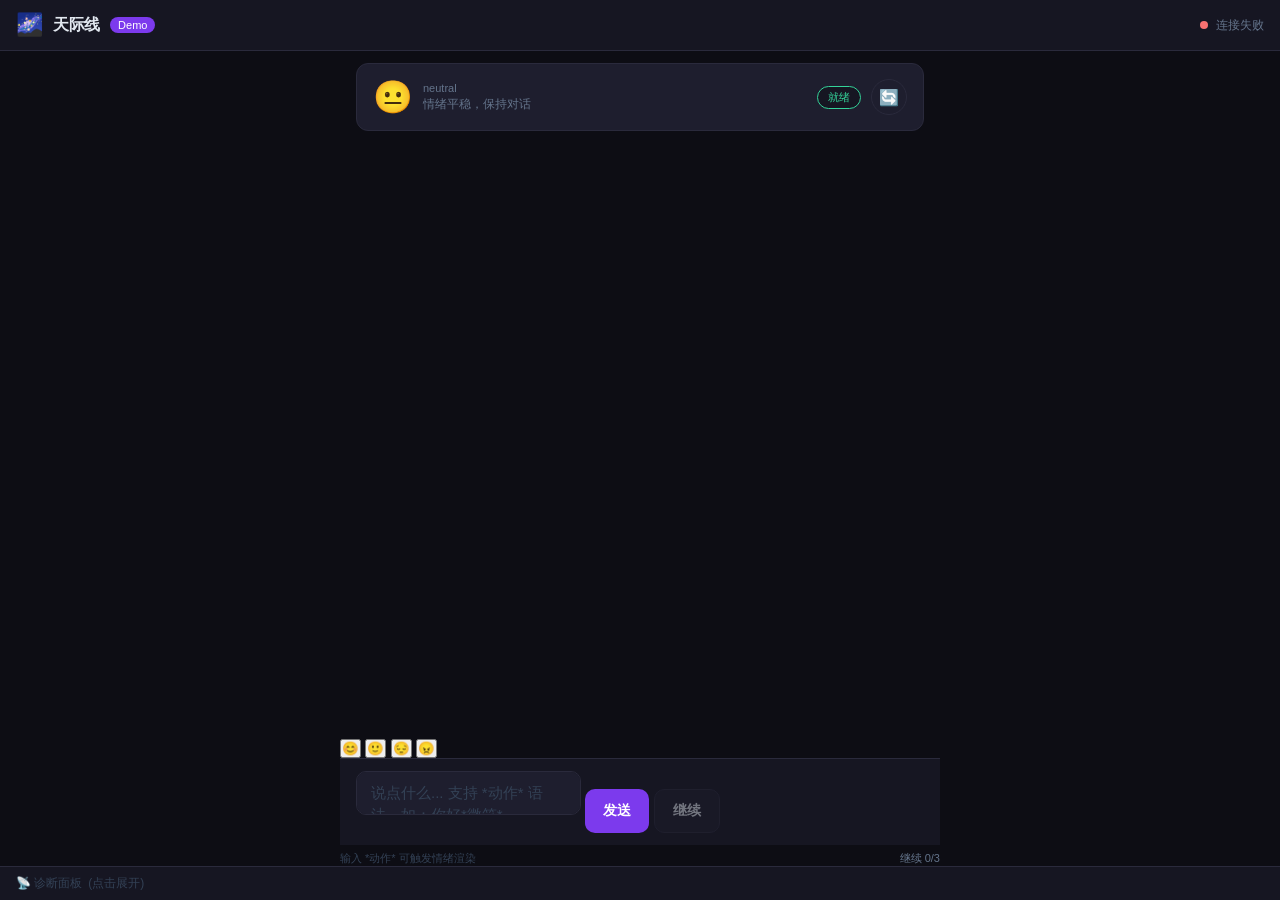
<file: frontend/index.html>
<!DOCTYPE html>
<html lang="zh-CN">
<head>
  <meta charset="UTF-8">
  <meta name="viewport" content="width=device-width, initial-scale=1.0, maximum-scale=1.0, user-scalable=no">
  <title>天际线</title>
  
<style>
/* =============================================
   天际线 Demo — 优化版样式
   ============================================= */

* { box-sizing: border-box; margin: 0; padding: 0; }

:root {
  --bg:        #0d0d14;
  --surface:   #161622;
  --card:      #1e1e2e;
  --border:    #2a2a3c;
  --purple:    #7c3aed;
  --purple-l:  #a78bfa;
  --green:     #34d399;
  --amber:     #fbbf24;
  --red:       #f87171;
  --blue:      #60a5fa;
  --text:      #e2e8f0;
  --text-dim:  #64748b;
  --text-mute: #334155;
}

body {
  font-family: -apple-system, "PingFang SC", "Microsoft YaHei", sans-serif;
  background: var(--bg);
  color: var(--text);
  height: 100dvh;
  display: flex;
  flex-direction: column;
  overflow: hidden;
  position: fixed;
  width: 100%;
  top: 0;
  bottom: 0;
}

/* ── 顶栏 ── */
.header {
  display: flex;
  align-items: center;
  gap: 10px;
  padding: 12px 16px;
  background: var(--surface);
  border-bottom: 1px solid var(--border);
  flex-shrink: 0;
}
.header-icon { font-size: 22px; }
.header-title { font-size: 16px; font-weight: 600; letter-spacing: -0.3px; }
.header-badge {
  font-size: 11px; padding: 2px 8px; border-radius: 20px;
  background: var(--purple); color: white; font-weight: 500;
}
.header-status {
  margin-left: auto; display: flex; align-items: center; gap: 8px;
  font-size: 12px; color: var(--text-dim);
}
.dot {
  width: 8px; height: 8px; border-radius: 50%;
  background: var(--text-mute);
}
.dot.ok    { background: var(--green); }
.dot.wait  { background: var(--amber); animation: blink 1.5s ease-in-out infinite; }
.dot.err   { background: var(--red); }
@keyframes blink { 0%,100% { opacity:1; } 50% { opacity: 0.3; } }

/* ── 主容器 ── */
.main {
  flex: 1;
  display: flex;
  flex-direction: column;
  max-width: 600px;
  width: 100%;
  margin: 0 auto;
  padding: 0;
  overflow: hidden;
}

/* ── 情绪卡片 ── */
.emotion-card {
  margin: 12px 16px 0;
  background: var(--card);
  border: 1px solid var(--border);
  border-radius: 12px;
  padding: 14px 16px;
  display: flex;
  align-items: center;
  gap: 12px;
}
.emotion-icon { font-size: 32px; }
.emotion-info { flex: 1; }
.emotion-tag {
  font-size: 14px; font-weight: 600; color: var(--text);
  display: flex; align-items: center; gap: 8px;
}
.emotion-tag span {
  font-size: 11px; font-weight: 400; color: var(--text-dim);
}
.emotion-desc { font-size: 12px; color: var(--text-dim); margin-top: 2px; }
.emotion-status {
  font-size: 11px; padding: 3px 10px; border-radius: 20px;
  background: var(--surface); color: var(--text-dim); border: 1px solid var(--border);
}
.emotion-status.ok    { color: var(--green); border-color: var(--green); }
.emotion-status.warn  { color: var(--amber); border-color: var(--amber); }
.emotion-status.fail  { color: var(--red); border-color: var(--red); }

/* ── 聊天区 ── */
.chat {
  flex: 1;
  overflow-y: auto;
  padding: 16px;
  display: flex;
  flex-direction: column;
  gap: 8px;
  scrollbar-width: thin;
  scrollbar-color: var(--border) transparent;
}
.chat::-webkit-scrollbar { width: 4px; }
.chat::-webkit-scrollbar-thumb { background: var(--border); border-radius: 2px; }

.msg { display: flex; flex-direction: column; max-width: 85%; }
.msg.user { align-self: flex-end; align-items: flex-end; }
.msg.ai   { align-self: flex-start; align-items: flex-start; }

.msg-label {
  font-size: 11px; color: var(--text-mute);
  margin-bottom: 3px; padding: 0 4px;
}

.bubble {
  padding: 10px 14px;
  border-radius: 14px;
  font-size: 15px;
  line-height: 1.6;
  word-break: break-word;
}

.msg.user .bubble {
  background: linear-gradient(135deg, var(--purple), #6d28d9);
  color: white;
  border-bottom-right-radius: 4px;
}

.msg.ai .bubble {
  background: var(--card);
  border: 1px solid var(--border);
  border-bottom-left-radius: 4px;
}

.thinking {
  display: flex; align-items: center; gap: 6px;
  color: var(--text-dim); font-size: 13px; padding: 8px 14px;
}
.thinking-dots span {
  display: inline-block; width: 6px; height: 6px;
  border-radius: 50%; background: var(--text-dim);
  animation: bounce 1.2s infinite;
}
.thinking-dots span:nth-child(2) { animation-delay: 0.2s; }
.thinking-dots span:nth-child(3) { animation-delay: 0.4s; }
@keyframes bounce { 0%,80%,100%{transform:translateY(0)} 40%{transform:translateY(-5px)} }

/* ── 输入区 ── */
.input-area {
  padding: 12px 16px;
  background: var(--surface);
  border-top: 1px solid var(--border);
  flex-shrink: 0;
  position: relative;
  z-index: 10;
  touch-action: manipulation;
}
.input-row { display: flex; gap: 8px; align-items: flex-end; }
.input-text {
  flex: 1; background: var(--card);
  border: 1px solid var(--border);
  border-radius: 10px;
  padding: 10px 14px;
  font-size: 15px;
  color: var(--text);
  resize: none;
  outline: none;
  min-height: 44px;
  max-height: 100px;
  font-family: inherit;
  transition: border-color 0.2s;
  line-height: 1.5;
}
.input-text:focus { border-color: var(--purple-l); }
.input-text::placeholder { color: var(--text-mute); }

.btn {
  height: 44px; padding: 0 18px;
  border-radius: 10px; border: none;
  font-size: 14px; font-weight: 600;
  cursor: pointer; white-space: nowrap;
  transition: all 0.2s;
  touch-action: manipulation;
  -webkit-tap-highlight-color: transparent;
  user-select: none;
}
.btn:disabled { opacity: 0.45; cursor: not-allowed; }
.btn-send {
  background: var(--purple); color: white;
}
.btn-send:hover:not(:disabled) { background: #6d28d9; }
.btn-continue {
  background: var(--card); color: var(--text);
  border: 1px solid var(--border);
}
.btn-continue:hover:not(:disabled) { border-color: var(--purple-l); color: var(--purple-l); }
.btn-continue.blocked { color: var(--red); border-color: var(--red); }

.hint {
  display: flex; justify-content: space-between; align-items: center;
  margin-top: 6px; font-size: 11px; color: var(--text-mute);
}
.freq { color: var(--text-dim); }
.freq.warn { color: var(--amber); }
.freq.danger { color: var(--red); }

/* ── 诊断面板（折叠） */
.debug-toggle {
  padding: 8px 16px;
  font-size: 12px; color: var(--text-mute);
  cursor: pointer; background: var(--surface);
  border-top: 1px solid var(--border);
  display: flex; align-items: center; gap: 6px;
  user-select: none;
  flex-shrink: 0;
}
.debug-toggle:hover { color: var(--text-dim); }
.debug-panel {
  background: var(--surface);
  border-top: 1px solid var(--border);
  padding: 8px 16px 12px;
  max-height: 200px;
  overflow-y: auto;
  font-family: "Courier New", monospace;
  font-size: 11px;
  scrollbar-width: thin;
  scrollbar-color: var(--border) transparent;
  display: none;
}
.debug-panel.open { display: block; }
.d-line { padding: 2px 0; border-bottom: 1px solid var(--border); color: var(--text-dim); }
.d-line.tag   { color: var(--green); }
.d-line.err   { color: var(--red); }
.d-line.info  { color: var(--blue); }

</style>
<style>
/* =============================================
   天际线 Demo — 优化版样式
   ============================================= */

* { box-sizing: border-box; margin: 0; padding: 0; }

:root {
  --bg:        #0d0d14;
  --surface:   #161622;
  --card:      #1e1e2e;
  --border:    #2a2a3c;
  --purple:    #7c3aed;
  --purple-l:  #a78bfa;
  --green:     #34d399;
  --amber:     #fbbf24;
  --red:       #f87171;
  --blue:      #60a5fa;
  --text:      #e2e8f0;
  --text-dim:  #64748b;
  --text-mute: #334155;
}

body {
  font-family: -apple-system, "PingFang SC", "Microsoft YaHei", sans-serif;
  background: var(--bg);
  color: var(--text);
  height: 100dvh;
  display: flex;
  flex-direction: column;
  overflow: hidden;
  position: fixed;
  width: 100%;
  top: 0;
  bottom: 0;
}

/* ── 顶栏 ── */
.header {
  display: flex;
  align-items: center;
  gap: 10px;
  padding: 12px 16px;
  background: var(--surface);
  border-bottom: 1px solid var(--border);
  flex-shrink: 0;
}
.header-icon { font-size: 22px; }
.header-title { font-size: 16px; font-weight: 600; letter-spacing: -0.3px; }
.header-badge {
  font-size: 11px; padding: 2px 8px; border-radius: 20px;
  background: var(--purple); color: white; font-weight: 500;
}
.header-status {
  margin-left: auto; display: flex; align-items: center; gap: 8px;
  font-size: 12px; color: var(--text-dim);
}
.dot {
  width: 8px; height: 8px; border-radius: 50%;
  background: var(--text-mute);
}
.dot.ok    { background: var(--green); }
.dot.wait  { background: var(--amber); animation: blink 1.5s ease-in-out infinite; }
.dot.err   { background: var(--red); }
@keyframes blink { 0%,100% { opacity:1; } 50% { opacity: 0.3; } }

/* ── 主容器 ── */
.main {
  flex: 1;
  display: flex;
  flex-direction: column;
  max-width: 600px;
  width: 100%;
  margin: 0 auto;
  padding: 0;
  overflow: hidden;
}

/* ── 情绪卡片 ── */
.emotion-card {
  margin: 12px 16px 0;
  background: var(--card);
  border: 1px solid var(--border);
  border-radius: 12px;
  padding: 14px 16px;
  display: flex;
  align-items: center;
  gap: 10px;
  flex-shrink: 0;
}
.emotion-icon { font-size: 32px; }
.emotion-info { flex: 1; }
.emotion-tag {
  font-size: 14px; font-weight: 600; color: var(--text);
  display: flex; align-items: center; gap: 8px;
}
.emotion-tag span {
  font-size: 11px; font-weight: 400; color: var(--text-dim);
}
.emotion-desc { font-size: 12px; color: var(--text-dim); margin-top: 2px; }
.btn-reset {
  width: 36px; height: 36px; border-radius: 50%;
  background: var(--card); border: 1px solid var(--border);
  font-size: 16px; cursor: pointer; flex-shrink: 0;
  display: flex; align-items: center; justify-content: center;
  transition: all 0.2s; touch-action: manipulation;
  -webkit-tap-highlight-color: transparent;
}
.btn-reset:hover { border-color: var(--purple-l); transform: rotate(180deg); }

.emotion-status {
  font-size: 11px; padding: 3px 10px; border-radius: 20px;
  background: var(--surface); color: var(--text-dim); border: 1px solid var(--border);
}
.emotion-status.ok    { color: var(--green); border-color: var(--green); }
.emotion-status.warn  { color: var(--amber); border-color: var(--amber); }
.emotion-status.fail  { color: var(--red); border-color: var(--red); }

/* ── 聊天区 ── */
.chat {
  flex: 1;
  overflow-y: auto;
  padding: 16px;
  display: flex;
  flex-direction: column;
  gap: 8px;
  scrollbar-width: thin;
  scrollbar-color: var(--border) transparent;
}
.chat::-webkit-scrollbar { width: 4px; }
.chat::-webkit-scrollbar-thumb { background: var(--border); border-radius: 2px; }

.msg { display: flex; flex-direction: column; max-width: 85%; }
.msg.user { align-self: flex-end; align-items: flex-end; }
.msg.ai   { align-self: flex-start; align-items: flex-start; }

.msg-label {
  font-size: 11px; color: var(--text-mute);
  margin-bottom: 3px; padding: 0 4px;
}

.bubble {
  padding: 10px 14px;
  border-radius: 14px;
  font-size: 15px;
  line-height: 1.6;
  word-break: break-word;
}

.msg.user .bubble {
  background: linear-gradient(135deg, var(--purple), #6d28d9);
  color: white;
  border-bottom-right-radius: 4px;
}

.msg.ai .bubble {
  background: var(--card);
  border: 1px solid var(--border);
  border-bottom-left-radius: 4px;
}

.thinking {
  display: flex; align-items: center; gap: 6px;
  color: var(--text-dim); font-size: 13px; padding: 8px 14px;
}
.thinking-dots span {
  display: inline-block; width: 6px; height: 6px;
  border-radius: 50%; background: var(--text-dim);
  animation: bounce 1.2s infinite;
}
.thinking-dots span:nth-child(2) { animation-delay: 0.2s; }
.thinking-dots span:nth-child(3) { animation-delay: 0.4s; }
@keyframes bounce { 0%,80%,100%{transform:translateY(0)} 40%{transform:translateY(-5px)} }

/* ── 输入区 ── */
.input-area {
  padding: 12px 16px;
  background: var(--surface);
  border-top: 1px solid var(--border);
  flex-shrink: 0;
  position: relative;
  z-index: 10;
  touch-action: manipulation;
}
.input-row { display: flex; gap: 8px; align-items: flex-end; }
.input-text {
  flex: 1; background: var(--card);
  border: 1px solid var(--border);
  border-radius: 10px;
  padding: 10px 14px;
  font-size: 15px;
  color: var(--text);
  resize: none;
  outline: none;
  min-height: 44px;
  max-height: 100px;
  font-family: inherit;
  transition: border-color 0.2s;
  line-height: 1.5;
}
.input-text:focus { border-color: var(--purple-l); }
.input-text::placeholder { color: var(--text-mute); }

.btn {
  height: 44px; padding: 0 18px;
  border-radius: 10px; border: none;
  font-size: 14px; font-weight: 600;
  cursor: pointer; white-space: nowrap;
  transition: all 0.2s;
  touch-action: manipulation;
  -webkit-tap-highlight-color: transparent;
  user-select: none;
}
.btn:disabled { opacity: 0.45; cursor: not-allowed; }
.btn-send {
  background: var(--purple); color: white;
}
.btn-send:hover:not(:disabled) { background: #6d28d9; }
.btn-continue {
  background: var(--card); color: var(--text);
  border: 1px solid var(--border);
}
.btn-continue:hover:not(:disabled) { border-color: var(--purple-l); color: var(--purple-l); }
.btn-continue.blocked { color: var(--red); border-color: var(--red); }

.hint {
  display: flex; justify-content: space-between; align-items: center;
  margin-top: 6px; font-size: 11px; color: var(--text-mute);
}
.freq { color: var(--text-dim); }
.freq.warn { color: var(--amber); }
.freq.danger { color: var(--red); }

/* ── 诊断面板（折叠） */
.debug-toggle {
  padding: 8px 16px;
  font-size: 12px; color: var(--text-mute);
  cursor: pointer; background: var(--surface);
  border-top: 1px solid var(--border);
  display: flex; align-items: center; gap: 6px;
  user-select: none;
  flex-shrink: 0;
}
.debug-toggle:hover { color: var(--text-dim); }
.debug-panel {
  background: var(--surface);
  border-top: 1px solid var(--border);
  padding: 8px 16px 12px;
  max-height: 200px;
  overflow-y: auto;
  font-family: "Courier New", monospace;
  font-size: 11px;
  scrollbar-width: thin;
  scrollbar-color: var(--border) transparent;
  display: none;
}
.debug-panel.open { display: block; }
.d-line { padding: 2px 0; border-bottom: 1px solid var(--border); color: var(--text-dim); }
.d-line.tag   { color: var(--green); }
.d-line.err   { color: var(--red); }
.d-line.info  { color: var(--blue); }

</style>
</head>
<body>

  <!-- 顶栏 -->
  <header class="header">
    <div class="header-icon">🌌</div>
    <div class="header-title">天际线</div>
    <div class="header-badge">Demo</div>
    <div class="header-status">
      <div class="dot" id="statusDot"></div>
      <span id="statusText">初始化中</span>
    </div>
  </header>

  <!-- 主内容 -->
  <div class="main">

    <!-- 情绪卡片 -->
    <div class="emotion-card">
      <div class="emotion-icon" id="emotionIcon">🎭</div>
      <div class="emotion-info">
        <div class="emotion-tag">
          <span id="emotionTag">等待输入</span>
          <span id="emotionConf"></span>
        </div>
        <div class="emotion-desc" id="emotionDesc">说出你的感受，我来回应</div>
      </div>
      <div class="emotion-status" id="emotionStatus">就绪</div>
      <button class="btn-reset" id="resetBtn" onclick="window.__reset&&window.__reset()">🔄</button>
    </div>

    <!-- 聊天 -->
    <div class="chat" id="chatMessages">
      <!-- 消息动态插入 -->
    </div>

    <!-- 快速情绪 -->
    <div class="quick-emotions">
      <button class="qe-btn" onclick="qeSend('*微笑* ')">😊</button>
      <button class="qe-btn" onclick="qeSend('*点头* ')">🙂</button>
      <button class="qe-btn" onclick="qeSend('*叹气* ')">😔</button>
      <button class="qe-btn" onclick="qeSend('*愤怒* ')">😠</button>
    </div>

    <!-- 输入区 -->
    <div class="input-area">
        <textarea
          id="messageInput"
          class="input-text"
          placeholder="说点什么... 支持 *动作* 语法，如：你好*微笑*"
          rows="1"
        ></textarea>
        <button class="btn btn-send" id="sendBtn" onclick="window.__send&&window.__send()">发送</button>
        <button class="btn btn-continue" id="continueBtn" onclick="window.__continue&&window.__continue()" disabled>继续</button>
      </div>
      <div class="hint">
        <span>输入 *动作* 可触发情绪渲染</span>
        <span class="freq" id="freqCounter">继续 0/3</span>
      </div>
    </div>

    <!-- 诊断折叠面板 -->
    <div class="debug-toggle" id="debugToggle" onclick="toggleDebug()">
      📡 诊断面板 <span id="debugToggleHint">(点击展开)</span>
    </div>
    <div class="debug-panel" id="debugPanel"></div>

  </div>

  
<script>
/**
 * 天际线 Demo — 前端核心逻辑
 * 优化版：适配新 UI
 */
(function () {
  'use strict';

  const CONFIG = {
    API_BASE: 'https://tianjixian-demo-production.up.railway.app',
    CONTINUE_WINDOW_MS: 60_000,
    CONTINUE_LIMIT: 3,
    CONTINUE_COOLDOWN_MS: 30_000,
  };

  const state = {
    sessionId: crypto.randomUUID(),
    isStreaming: false,
    continueTimestamps: [],
    continueBlocked: false,
  };

  // DOM
  const $ = id => document.getElementById(id);
  const dom = {
    statusDot:    $('statusDot'),
    statusText:   $('statusText'),
    emotionIcon:  $('emotionIcon'),
    emotionTag:   $('emotionTag'),
    emotionConf:  $('emotionConf'),
    emotionDesc:  $('emotionDesc'),
    emotionStatus:$('emotionStatus'),
    chatMessages: $('chatMessages'),
    messageInput: $('messageInput'),
    sendBtn:      $('sendBtn'),
    continueBtn:  $('continueBtn'),
    freqCounter:  $('freqCounter'),
    debugPanel:   $('debugPanel'),
    debugToggle:  $('debugToggle'),
  };

  const missing = Object.entries(dom).filter(([, v]) => !v).map(([k]) => k);
  if (missing.length) {
    document.body.innerHTML = `<div style="padding:20px;color:#f87171">缺少元素: ${missing.join(', ')}</div>`;
    return;
  }

  // ── 日志 ──
  function log(msg, type) {
    const el = document.createElement('div');
    el.className = 'd-line ' + (type || '');
    el.textContent = new Date().toLocaleTimeString() + ' ' + msg;
    dom.debugPanel.appendChild(el);
    dom.debugPanel.scrollTop = dom.debugPanel.scrollHeight;
  }

  // ── 状态 ──
  function setStatus(text, dot) {
    dom.statusText.textContent = text;
    dom.statusDot.className = 'dot ' + (dot || '');
  }

  // ── 情绪卡片 ──
  const EMOTION_MAP = {
    neutral: { icon: '😐', desc: '情绪平稳，保持对话', color: 'ok' },
    happy:   { icon: '😊', desc: '心情愉悦，期待继续', color: 'ok' },
    sad:     { icon: '😢', desc: '情绪低落，需要关注', color: 'warn' },
    angry:   { icon: '😠', desc: '情绪激动，注意引导', color: 'warn' },
    curious: { icon: '🤔', desc: '好奇追问，深入交流', color: 'ok' },
    tired:   { icon: '😴', desc: '疲惫困倦，可能流失', color: 'warn' },
  };

  function setEmotion(tag, confidence) {
    const info = EMOTION_MAP[tag] || EMOTION_MAP.neutral;
    dom.emotionIcon.textContent = info.icon;
    dom.emotionTag.textContent = tag || '未知';
    dom.emotionConf.textContent = confidence ? ` ${Math.round(confidence*100)}%` : '';
    dom.emotionDesc.textContent = info.desc;
    dom.emotionStatus.textContent = confidence
      ? (confidence >= 0.8 ? '高置信' : confidence >= 0.5 ? '中置信' : '低置信')
      : '就绪';
    dom.emotionStatus.className = 'emotion-status ' + info.color;
  }

  // ── 消息 ──
  function addMessage(role, content, thinking) {
    if (thinking) {
      const el = document.createElement('div');
      el.className = 'msg ai';
      el.id = 'thinkingMsg';
      el.innerHTML = `<div class="msg-label">天际线</div><div class="bubble thinking"><div class="thinking-dots"><span></span><span></span><span></span></div>&nbsp;思考中...</div>`;
      dom.chatMessages.appendChild(el);
      el.scrollIntoView({ behavior: 'smooth' });
      return el;
    }

    const el = document.createElement('div');
    el.className = 'msg ' + role;
    el.innerHTML = `<div class="msg-label">${role === 'user' ? '你' : '天际线'}</div><div class="bubble">${escapeHtml(content)}</div>`;
    dom.chatMessages.appendChild(el);
    el.scrollIntoView({ behavior: 'smooth' });
    return el;
  }

  function updateMessage(el, content) {
    el.querySelector('.bubble').textContent = content;
    el.scrollIntoView({ behavior: 'smooth' });
  }

  function removeThinking() {
    const t = document.getElementById('thinkingMsg');
    if (t) t.remove();
  }

  function escapeHtml(s) {
    return s.replace(/&/g,'&amp;').replace(/</g,'&lt;').replace(/>/g,'&gt;');
  }

  // ── 诊断面板折叠 ──
  window.toggleDebug = function() {
    const panel = dom.debugPanel;
    const hint = document.getElementById('debugToggleHint');
    panel.classList.toggle('open');
    hint.textContent = panel.classList.contains('open') ? '(点击收起)' : '(点击展开)';
  };

  // ── 发送 ──
  function sendMessage(message) {
    if (state.isStreaming || !message.trim()) return;
    state.isStreaming = true;
    dom.sendBtn.disabled = true;
    dom.continueBtn.disabled = true;
    setStatus('思考中...', 'wait');
    removeThinking();

    addMessage('user', message);
    const aiEl = addMessage('ai', '', true);
    log('发送: ' + message, 'info');

    fetch(CONFIG.API_BASE + '/chat/poll', {
      method: 'POST',
      headers: { 'Content-Type': 'application/json' },
      body: JSON.stringify({ message, session_id: state.sessionId }),
    }).then(r => {
      if (!r.ok) throw new Error('HTTP ' + r.status);
      return r.json();
    }).then(data => {
      log('收到 ' + data.events.length + ' 个事件', 'tag');
      let full = '';
      for (const ev of data.events) {
        switch (ev.type) {
          case 'emotion_tag':
            setEmotion(ev.data.tag, ev.data.confidence);
            log('情绪: ' + ev.data.tag + ' | 置信: ' + ev.data.confidence, 'tag');
            break;
          case 'chunk':
            full += ev.data.text;
            updateMessage(aiEl, full);
            break;
          case 'done':
            full = ev.data.full_text || full;
            log('完成: ' + full, 'tag');
            break;
          case 'error':
            log('错误: ' + ev.data.code + ' — ' + ev.data.message, 'err');
            updateMessage(aiEl, '⚠ ' + ev.data.message);
            break;
        }
      }
      updateMessage(aiEl, full || '(空)');
      setStatus('就绪', 'ok');
    }).catch(e => {
      log('请求失败: ' + e.message, 'err');
      updateMessage(aiEl, '⚠ ' + e.message);
      setStatus('连接失败', 'err');
    }).finally(() => {
      state.isStreaming = false;
      dom.sendBtn.disabled = false;
      dom.continueBtn.disabled = state.continueBlocked;
    });
  }

  // ── 频控 ──
  function checkContinue() {
    const now = Date.now();
    state.continueTimestamps = state.continueTimestamps.filter(t => now - t < CONFIG.CONTINUE_WINDOW_MS);
    if (state.continueBlocked) { log('继续已阻断（冷却中）', 'err'); return false; }
    if (state.continueTimestamps.length >= CONFIG.CONTINUE_LIMIT) {
      log('继续已阻断（窗口内已达上限）', 'err');
      triggerBlock(); return false;
    }
    state.continueTimestamps.push(now);
    updateFreqCounter();
    return true;
  }

  function triggerBlock() {
    state.continueBlocked = true;
    dom.continueBtn.disabled = true;
    dom.continueBtn.classList.add('blocked');
    dom.continueBtn.textContent = '⏸ 频繁';
    log('频控触发，30s 冷却', 'err');
    clearTimeout(state._cooldownTimer);
    state._cooldownTimer = setTimeout(() => {
      state.continueBlocked = false;
      state.continueTimestamps = [];
      dom.continueBtn.disabled = false;
      dom.continueBtn.classList.remove('blocked');
      dom.continueBtn.textContent = '继续';
      updateFreqCounter();
      log('频控冷却结束', 'tag');
    }, CONFIG.CONTINUE_COOLDOWN_MS);
  }

  function updateFreqCounter() {
    const c = state.continueTimestamps.length;
    const rem = CONFIG.CONTINUE_LIMIT - c;
    dom.freqCounter.textContent = '继续 ' + c + '/' + CONFIG.CONTINUE_LIMIT;
    dom.freqCounter.className = 'freq' + (rem <= 1 ? ' danger' : rem <= 2 ? ' warn' : '');
  }

  // ── 事件绑定 ──
  // 同时暴露到 window 作为 fallback（HTML onclick 属性）
  window.__send = () => {
    const t = dom.messageInput.value.trim();
    dom.messageInput.value = '';
    if (t) sendMessage(t);
  };
  window.__continue = () => {
    if (checkContinue()) sendMessage('【继续】');
  };
  // addEventListener 主绑定
  dom.sendBtn.addEventListener('click', window.__send);

  dom.messageInput.addEventListener('keydown', e => {
    if (e.key === 'Enter' && !e.shiftKey) {
      e.preventDefault();
      dom.sendBtn.click();
    }
  });

  dom.messageInput.addEventListener('input', () => {
    dom.messageInput.style.height = 'auto';
    dom.messageInput.style.height = Math.min(dom.messageInput.scrollHeight, 100) + 'px';
  });

  dom.continueBtn.addEventListener('click', () => {
    if (checkContinue()) sendMessage('【继续】');
  });

  // ── 初始化 ──
  setStatus('就绪', 'ok');
  setEmotion('neutral', null);
  updateFreqCounter();
  log('天际线 Demo 初始化完成', 'tag');
  log('API: ' + CONFIG.API_BASE, 'info');
  log('提示：发送 *动作* 语法可触发情绪渲染', 'info');

  // 启动时健康检查
  fetch(CONFIG.API_BASE + '/health')
    .then(r => r.json())
    .then(d => { log('后端健康: ' + JSON.stringify(d), 'tag'); setStatus('就绪', 'ok'); })
    .catch(e => { log('后端连接失败: ' + e.message, 'err'); setStatus('连接失败', 'err'); });

})();

</script>
<script>
/**
 * 天际线 Demo — 前端核心逻辑
 * 优化版：适配新 UI
 */
(function () {
  'use strict';

  const CONFIG = {
    API_BASE: 'https://tianjixian-demo-production.up.railway.app',
    CONTINUE_WINDOW_MS: 60_000,
    CONTINUE_LIMIT: 3,
    CONTINUE_COOLDOWN_MS: 30_000,
  };

  const state = {
    sessionId: crypto.randomUUID(),
    isStreaming: false,
    continueTimestamps: [],
    continueBlocked: false,
  };

  // DOM
  const $ = id => document.getElementById(id);
  const dom = {
    statusDot:    $('statusDot'),
    statusText:   $('statusText'),
    emotionIcon:  $('emotionIcon'),
    emotionTag:   $('emotionTag'),
    emotionConf:  $('emotionConf'),
    emotionDesc:  $('emotionDesc'),
    emotionStatus:$('emotionStatus'),
    chatMessages: $('chatMessages'),
    messageInput: $('messageInput'),
    sendBtn:      $('sendBtn'),
    continueBtn:  $('continueBtn'),
    freqCounter:  $('freqCounter'),
    debugPanel:   $('debugPanel'),
    debugToggle:  $('debugToggle'),
  };

  const missing = Object.entries(dom).filter(([, v]) => !v).map(([k]) => k);
  if (missing.length) {
    document.body.innerHTML = `<div style="padding:20px;color:#f87171">缺少元素: ${missing.join(', ')}</div>`;
    return;
  }

  // ── 日志 ──
  function log(msg, type) {
    const el = document.createElement('div');
    el.className = 'd-line ' + (type || '');
    el.textContent = new Date().toLocaleTimeString() + ' ' + msg;
    dom.debugPanel.appendChild(el);
    dom.debugPanel.scrollTop = dom.debugPanel.scrollHeight;
  }

  // ── 状态 ──
  function setStatus(text, dot) {
    dom.statusText.textContent = text;
    dom.statusDot.className = 'dot ' + (dot || '');
  }

  // ── 情绪卡片 ──
  const EMOTION_MAP = {
    neutral: { icon: '😐', desc: '情绪平稳，保持对话', color: 'ok' },
    happy:   { icon: '😊', desc: '心情愉悦，期待继续', color: 'ok' },
    sad:     { icon: '😢', desc: '情绪低落，需要关注', color: 'warn' },
    angry:   { icon: '😠', desc: '情绪激动，注意引导', color: 'warn' },
    curious: { icon: '🤔', desc: '好奇追问，深入交流', color: 'ok' },
    tired:   { icon: '😴', desc: '疲惫困倦，可能流失', color: 'warn' },
  };

  function setEmotion(tag, confidence) {
    const info = EMOTION_MAP[tag] || EMOTION_MAP.neutral;
    dom.emotionIcon.textContent = info.icon;
    dom.emotionTag.textContent = tag || '未知';
    dom.emotionConf.textContent = confidence ? ` ${Math.round(confidence*100)}%` : '';
    dom.emotionDesc.textContent = info.desc;
    dom.emotionStatus.textContent = confidence
      ? (confidence >= 0.8 ? '高置信' : confidence >= 0.5 ? '中置信' : '低置信')
      : '就绪';
    dom.emotionStatus.className = 'emotion-status ' + info.color;
  }

  // ── 消息 ──
  function addMessage(role, content, thinking) {
    if (thinking) {
      const el = document.createElement('div');
      el.className = 'msg ai';
      el.id = 'thinkingMsg';
      el.innerHTML = `<div class="msg-label">天际线</div><div class="bubble thinking"><div class="thinking-dots"><span></span><span></span><span></span></div>&nbsp;思考中...</div>`;
      dom.chatMessages.appendChild(el);
      el.scrollIntoView({ behavior: 'smooth' });
      return el;
    }

    const el = document.createElement('div');
    el.className = 'msg ' + role;
    el.innerHTML = `<div class="msg-label">${role === 'user' ? '你' : '天际线'}</div><div class="bubble">${escapeHtml(content)}</div>`;
    dom.chatMessages.appendChild(el);
    el.scrollIntoView({ behavior: 'smooth' });
    return el;
  }

  function updateMessage(el, content) {
    el.querySelector('.bubble').textContent = content;
    el.scrollIntoView({ behavior: 'smooth' });
  }

  function removeThinking() {
    const t = document.getElementById('thinkingMsg');
    if (t) t.remove();
  }

  function escapeHtml(s) {
    return s.replace(/&/g,'&amp;').replace(/</g,'&lt;').replace(/>/g,'&gt;');
  }

  // ── 诊断面板折叠 ──
  window.toggleDebug = function() {
    const panel = dom.debugPanel;
    const hint = document.getElementById('debugToggleHint');
    panel.classList.toggle('open');
    hint.textContent = panel.classList.contains('open') ? '(点击收起)' : '(点击展开)';
  };

  // ── 发送 ──
  function sendMessage(message) {
    if (state.isStreaming || !message.trim()) return;
    state.isStreaming = true;
    dom.sendBtn.disabled = true;
    dom.continueBtn.disabled = true;
    setStatus('思考中...', 'wait');
    removeThinking();

    addMessage('user', message);
    const aiEl = addMessage('ai', '', true);
    log('发送: ' + message, 'info');

    fetch(CONFIG.API_BASE + '/chat/poll', {
      method: 'POST',
      headers: { 'Content-Type': 'application/json' },
      body: JSON.stringify({ message, session_id: state.sessionId }),
    }).then(r => {
      if (!r.ok) throw new Error('HTTP ' + r.status);
      return r.json();
    }).then(data => {
      log('收到 ' + data.events.length + ' 个事件', 'tag');
      let full = '';
      for (const ev of data.events) {
        switch (ev.type) {
          case 'emotion_tag':
            setEmotion(ev.data.tag, ev.data.confidence);
            log('情绪: ' + ev.data.tag + ' | 置信: ' + ev.data.confidence, 'tag');
            break;
          case 'chunk':
            full += ev.data.text;
            updateMessage(aiEl, full);
            break;
          case 'done':
            full = ev.data.full_text || full;
            log('完成: ' + full, 'tag');
            break;
          case 'error':
            log('错误: ' + ev.data.code + ' — ' + ev.data.message, 'err');
            updateMessage(aiEl, '⚠ ' + ev.data.message);
            break;
        }
      }
      updateMessage(aiEl, full || '(空)');
      setStatus('就绪', 'ok');
    }).catch(e => {
      log('请求失败: ' + e.message, 'err');
      updateMessage(aiEl, '⚠ ' + e.message);
      setStatus('连接失败', 'err');
    }).finally(() => {
      state.isStreaming = false;
      dom.sendBtn.disabled = false;
      dom.continueBtn.disabled = state.continueBlocked;
    });
  }

  // ── 频控 ──
  function checkContinue() {
    const now = Date.now();
    state.continueTimestamps = state.continueTimestamps.filter(t => now - t < CONFIG.CONTINUE_WINDOW_MS);
    if (state.continueBlocked) { log('继续已阻断（冷却中）', 'err'); return false; }
    if (state.continueTimestamps.length >= CONFIG.CONTINUE_LIMIT) {
      log('继续已阻断（窗口内已达上限）', 'err');
      triggerBlock(); return false;
    }
    state.continueTimestamps.push(now);
    updateFreqCounter();
    return true;
  }

  function triggerBlock() {
    state.continueBlocked = true;
    dom.continueBtn.disabled = true;
    dom.continueBtn.classList.add('blocked');
    dom.continueBtn.textContent = '⏸ 频繁';
    log('频控触发，30s 冷却', 'err');
    clearTimeout(state._cooldownTimer);
    state._cooldownTimer = setTimeout(() => {
      state.continueBlocked = false;
      state.continueTimestamps = [];
      dom.continueBtn.disabled = false;
      dom.continueBtn.classList.remove('blocked');
      dom.continueBtn.textContent = '继续';
      updateFreqCounter();
      log('频控冷却结束', 'tag');
    }, CONFIG.CONTINUE_COOLDOWN_MS);
  }

  function updateFreqCounter() {
    const c = state.continueTimestamps.length;
    const rem = CONFIG.CONTINUE_LIMIT - c;
    dom.freqCounter.textContent = '继续 ' + c + '/' + CONFIG.CONTINUE_LIMIT;
    dom.freqCounter.className = 'freq' + (rem <= 1 ? ' danger' : rem <= 2 ? ' warn' : '');
  }

  // ── 重置 ──
  window.__reset = () => {
    state.sessionId = crypto.randomUUID();
    dom.chatMessages.innerHTML = '';
    dom.messageInput.value = '';
    dom.messageInput.style.height = 'auto';
    dom.continueBtn.disabled = false;
    dom.continueBtn.classList.remove('blocked');
    dom.continueBtn.textContent = '继续';
    state.continueTimestamps = [];
    state.continueBlocked = false;
    state.isStreaming = false;
    dom.sendBtn.disabled = false;
    clearTimeout(state._cooldownTimer);
    setEmotion('neutral', null);
    setStatus('已重置', 'ok');
    updateFreqCounter();
    log('会话已重置，新 session: ' + state.sessionId, 'tag');
  };

  // ── 事件绑定 ──
  window.__send = () => {
    const t = dom.messageInput.value.trim();
    dom.messageInput.value = '';
    dom.messageInput.style.height = 'auto';
    if (t) sendMessage(t);
  };
  window.__continue = () => {
    if (checkContinue()) sendMessage('【继续】');
  };
  dom.sendBtn.addEventListener('click', window.__send);

  dom.messageInput.addEventListener('keydown', e => {
    if (e.key === 'Enter' && !e.shiftKey) {
      e.preventDefault();
      dom.sendBtn.click();
    }
  });

  dom.messageInput.addEventListener('input', () => {
    dom.messageInput.style.height = 'auto';
    dom.messageInput.style.height = Math.min(dom.messageInput.scrollHeight, 100) + 'px';
  });

  dom.continueBtn.addEventListener('click', () => {
    if (checkContinue()) sendMessage('【继续】');
  });

  // ── 初始化 ──
  setStatus('就绪', 'ok');
  setEmotion('neutral', null);
  updateFreqCounter();
  log('天际线 Demo 初始化完成', 'tag');
  log('API: ' + CONFIG.API_BASE, 'info');
  log('提示：发送 *动作* 语法可触发情绪渲染', 'info');

  // 启动时健康检查
  fetch(CONFIG.API_BASE + '/health')
    .then(r => r.json())
    .then(d => { log('后端健康: ' + JSON.stringify(d), 'tag'); setStatus('就绪', 'ok'); })
    .catch(e => { log('后端连接失败: ' + e.message, 'err'); setStatus('连接失败', 'err'); });

})();

</script>
</body>
</html>
</file>
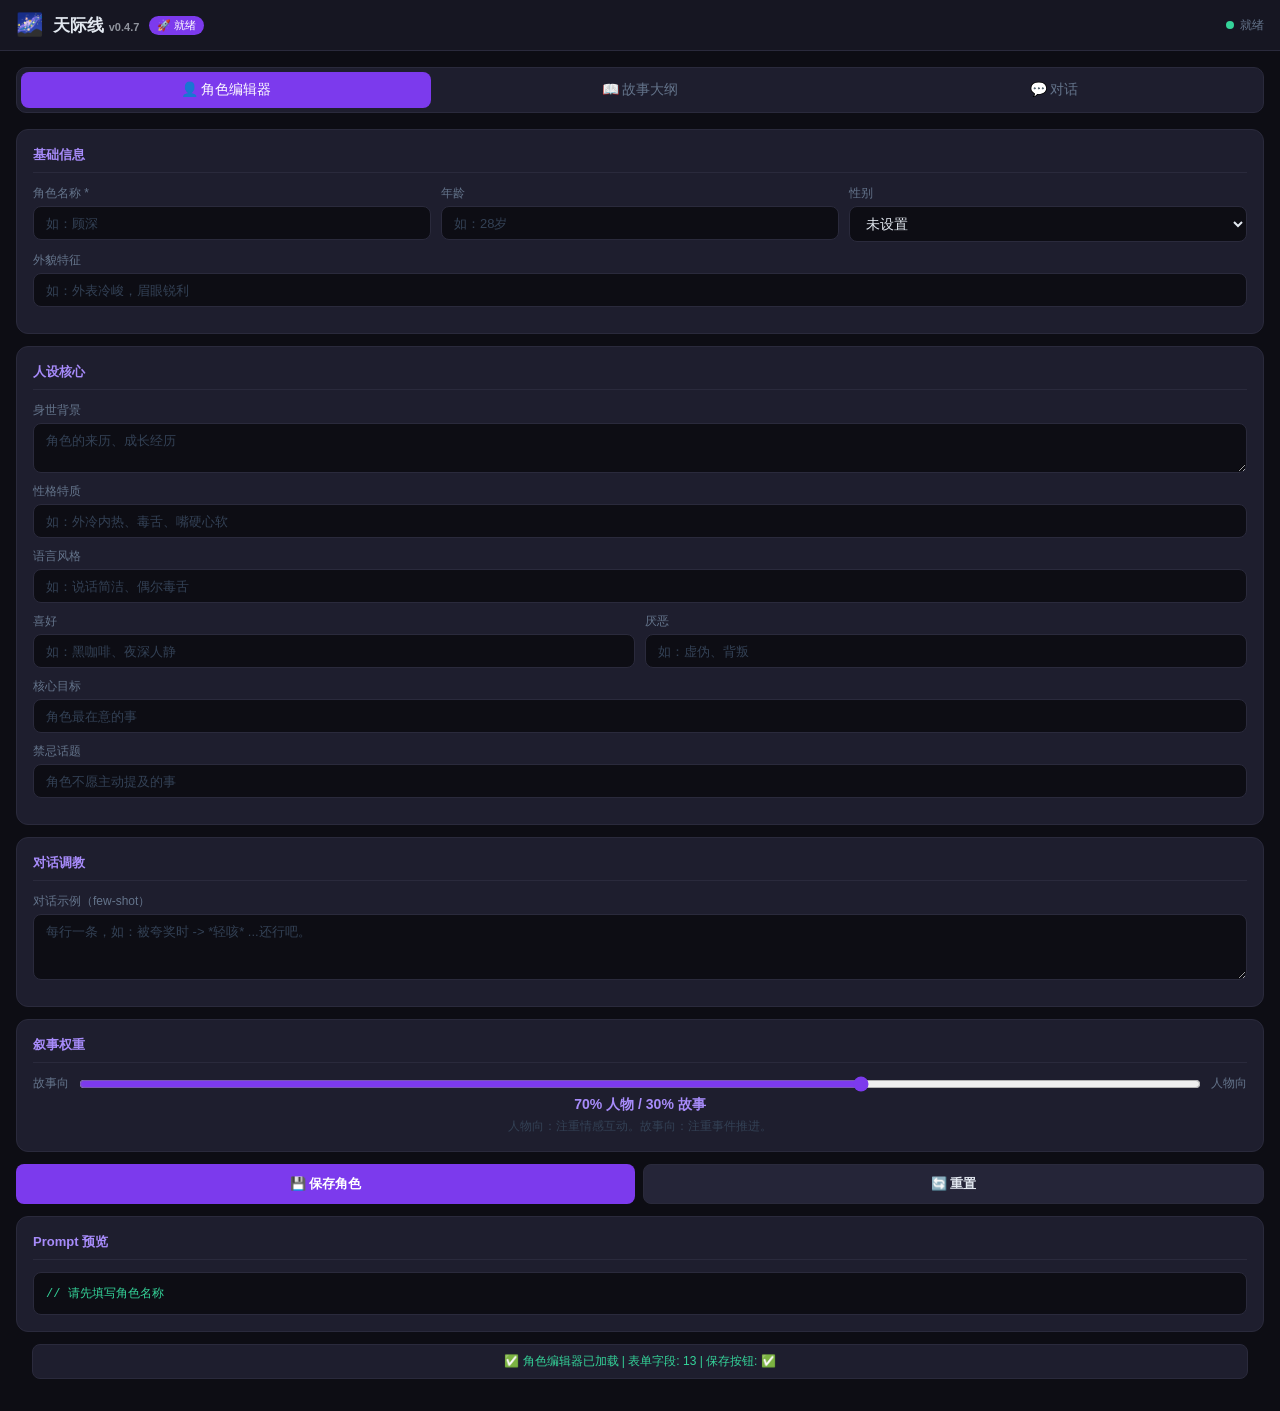
<file: backend/static/index.html>
<!DOCTYPE html>
<html lang="zh-CN">
<head>
  <meta charset="UTF-8">
  <meta name="viewport" content="width=device-width, initial-scale=1.0, maximum-scale=1.0, user-scalable=no">
  <title>天际线 — 配置编辑器</title>
  <style>
    * { box-sizing: border-box; margin: 0; padding: 0; }
    :root {
      --bg: #0d0d14; --surface: #161622; --card: #1e1e2e; --card2: #252538;
      --border: #2a2a3c; --purple: #7c3aed; --purple-l: #a78bfa;
      --amber: #fbbf24; --green: #34d399; --red: #f87171;
      --text: #e2e8f0; --text-dim: #64748b; --text-mute: #334155;
    }
    body {
      font-family: -apple-system,"PingFang SC","Microsoft YaHei",sans-serif;
      background: var(--bg); color: var(--text);
      min-height: 100dvh; padding: 0; margin: 0;
    }
    .header {
      display: flex; align-items: center; gap: 10px;
      padding: 12px 16px; background: var(--surface);
      border-bottom: 1px solid var(--border); position: sticky; top: 0; z-index: 100;
    }
    .header-icon { font-size: 22px; }
    .header-title { font-size: 17px; font-weight: 600; }
    .header-badge {
      font-size: 11px; padding: 2px 8px; border-radius: 20px;
      background: var(--purple); color: white; font-weight: 500;
    }

    /* Tab buttons */
    .tabs {
      display: flex; gap: 4px; margin: 16px 16px 0;
      background: var(--card); border: 1px solid var(--border);
      border-radius: 10px; padding: 4px;
    }
    .tab-btn {
      flex: 1; height: 36px; border: none; border-radius: 8px;
      background: transparent; color: var(--text-dim); font-size: 14px;
      cursor: pointer; transition: all 0.2s; font-family: inherit;
    }
    .tab-btn.active { background: var(--purple); color: white; }

    /* Panels */
    .tab-panel { display: none; padding: 16px; }
    .tab-panel.active { display: block; }

    /* Section blocks */
    .section {
      background: var(--card); border: 1px solid var(--border);
      border-radius: 12px; padding: 16px; margin-bottom: 12px;
    }
    .section-title {
      font-size: 13px; font-weight: 600; margin-bottom: 12px;
      padding-bottom: 8px; border-bottom: 1px solid var(--border);
    }
    .section-title.purple { color: var(--purple-l); }
    .section-title.amber { color: var(--amber); }

    /* Form fields */
    .field { display: flex; flex-direction: column; gap: 4px; margin-bottom: 10px; }
    .field label { font-size: 12px; color: var(--text-dim); font-weight: 500; }
    .field input, .field select, .field textarea {
      background: var(--bg); border: 1px solid var(--border);
      border-radius: 8px; padding: 8px 12px; font-size: 14px;
      color: var(--text); font-family: inherit; outline: none;
      transition: border-color 0.2s;
    }
    .field input:focus, .field select:focus, .field textarea:focus {
      border-color: var(--purple);
    }
    .field input::placeholder, .field textarea::placeholder {
      color: var(--text-mute); font-size: 13px;
    }
    .field textarea { resize: vertical; }
    .field select { cursor: pointer; }

    .row { display: flex; gap: 10px; }
    .row .field { flex: 1; }

    /* Weight slider */
    .slider-row { display: flex; align-items: center; gap: 10px; margin-bottom: 4px; }
    .slider-row input { flex: 1; accent-color: var(--purple); cursor: pointer; }
    .slider-label { font-size: 12px; color: var(--text-dim); white-space: nowrap; }
    .weight-desc { font-size: 14px; font-weight: 600; color: var(--purple-l); text-align: center; margin-bottom: 4px; }
    .weight-hint { font-size: 12px; color: var(--text-mute); text-align: center; }

    /* Buttons */
    .actions { display: flex; gap: 8px; margin-bottom: 12px; }
    .btn { flex: 1; height: 40px; border-radius: 8px; border: none; font-size: 13px; font-weight: 600; cursor: pointer; transition: all 0.2s; font-family: inherit; }
    .btn-primary { background: var(--purple); color: white; }
    .btn-primary:hover { background: #6d28d9; }
    .btn-ghost { background: var(--card2); color: var(--text); border: 1px solid var(--border); }
    .btn-ghost:hover { border-color: var(--purple-l); color: var(--purple-l); }

    /* Tag options (genre/endings) */
    .tag-options { display: flex; flex-wrap: wrap; gap: 8px; margin-bottom: 10px; }
    .tag-opt {
      padding: 6px 14px; border-radius: 20px; border: 1px solid var(--border);
      font-size: 13px; cursor: pointer; background: var(--card2); color: var(--text-dim); transition: all 0.2s;
    }
    .tag-opt.active { border-color: var(--purple); color: var(--purple-l); background: rgba(124,58,237,0.1); }

    /* Preview */
    .preview-box {
      background: var(--bg); border: 1px solid var(--border); border-radius: 8px;
      padding: 12px; font-family: "Courier New", monospace; font-size: 12px;
      color: var(--green); white-space: pre-wrap; word-break: break-all;
      max-height: 300px; overflow-y: auto;
    }

    /* Debug bar */
    .debug-bar {
      margin: 0 16px 16px; padding: 8px 12px; background: var(--card);
      border: 1px solid var(--border); border-radius: 8px;
      font-size: 12px; text-align: center;
    }

    /* Test section */
    .test-section { margin-top: 4px; }
    .test-section-title {
      font-size: 13px; font-weight: 600; color: var(--text-dim);
      margin-bottom: 8px;
    }
    .test-row { display: flex; gap: 8px; margin-bottom: 8px; }
    .test-input {
      flex: 1; background: var(--card); border: 1px solid var(--border);
      border-radius: 8px; padding: 8px 12px; font-size: 14px;
      color: var(--text); font-family: inherit; outline: none;
    }
    .test-input:focus { border-color: var(--purple); }
    .test-btn {
      height: 40px; padding: 0 20px; background: var(--purple); color: white;
      border: none; border-radius: 8px; font-size: 14px; cursor: pointer;
    }
    .test-btn:hover { background: #6d28d9; }
    .test-output {
      background: var(--bg); border: 1px solid var(--border); border-radius: 8px;
      padding: 12px; font-size: 13px; min-height: 60px;
      white-space: pre-wrap; word-break: break-all; display: none;
      font-family: "Courier New", monospace;
    }

    /* Prompt preview in editor */
    .prompt-preview {
      background: var(--bg); border: 1px solid var(--border); border-radius: 8px;
      padding: 12px; font-family: "Courier New", monospace; font-size: 12px;
      color: var(--green); white-space: pre-wrap; word-break: break-all;
      max-height: 200px; overflow-y: auto; margin-top: 8px;
    }
  </style>
</head>
<body>

  <!-- 顶栏 -->
  <div class="header">
    <span class="header-icon">🌌</span>
    <span class="header-title">天际线 <span id="appVersion" style="font-size:11px;opacity:0.6">v0.4.7</span></span>
    <span class="header-badge" id="buildTag">🚀 就绪</span>
    <div style="margin-left:auto;display:flex;align-items:center;gap:6px">
      <div id="statusDot" style="width:8px;height:8px;border-radius:50%;background:#34d399"></div>
      <span id="statusText" style="font-size:12px;color:#64748b">就绪</span>
    </div>
  </div>

  <!-- Tab 切换 -->
  <div class="tabs">
    <button class="tab-btn active" id="tab-btn-persona" onclick="switchTab('persona')">👤 角色编辑器</button>
    <button class="tab-btn" id="tab-btn-story" onclick="switchTab('story')">📖 故事大纲</button>
    <button class="tab-btn" id="tab-btn-chat" onclick="switchTab('chat')">💬 对话</button>
  </div>

  <!-- 角色编辑器 -->
  <div class="tab-panel active" id="panel-persona">
    <div id="personaEditor"></div>
    <div class="debug-bar" id="debugInfo">⏳ 加载中...</div>
  </div>

  <!-- 故事大纲 -->
  <div class="tab-panel" id="panel-story">
    <div id="storyEditor"></div>
  </div>

  <!-- 对话测试 -->
  <div class="tab-panel" id="panel-chat">
    <div class="test-section">
      <div class="test-section-title">💬 发送测试</div>
      <div class="test-row">
        <input class="test-input" id="testInput" placeholder="输入对话内容，点击发送..." onkeydown="if(event.key==='Enter')document.getElementById('testBtn').click()">
        <button class="test-btn" id="testBtn" onclick="runTest()">发送</button>
      </div>
      <div class="test-output" id="testOutput"></div>
    </div>

    <div class="section" style="margin-top:12px">
      <div class="section-title purple">💡 快速情绪</div>
      <div class="tag-options">
        <div class="tag-opt" onclick="qeSend('开心')">😊 开心</div>
        <div class="tag-opt" onclick="qeSend('难过')">😢 难过</div>
        <div class="tag-opt" onclick="qeSend('生气')">😠 生气</div>
        <div class="tag-opt" onclick="qeSend('好奇')">🤔 好奇</div>
      </div>
    </div>

    <div class="section">
      <div class="section-title purple">📋 当前配置预览</div>
      <div id="configPreview" class="preview-box" style="color:#a78bfa">// 请先在角色编辑器填写配置</div>
    </div>
  </div>

<script>
// ─────────────────────────────────────────────────────────────
// 工具函数
// ─────────────────────────────────────────────────────────────
function v(val) { return String(val||'').replace(/&/g,'&amp;').replace(/</g,'&lt;').replace(/>/g,'&gt;').replace(/"/g,'&quot;'); }
function sel(cur, val) { return cur === val ? 'selected' : ''; }

// ─────────────────────────────────────────────────────────────
// 角色编辑器
// ─────────────────────────────────────────────────────────────
(function() {
  var DEFAULT_PERSONA = {
    name: "", age: "", gender: "", appearance: "",
    backstory: "", core_traits: "", speaking_style: "",
    likes: "", dislikes: "", goals: "",
    forbidden_topics: "", dialogue_examples: "", weight: 70,
  };
  var currentPersona = Object.assign({}, DEFAULT_PERSONA);

  function buildPrompt(p) {
    if (!p.name) return '// 请先填写角色名称';
    var w = p.weight || 50;
    var focus = w > 60 ? '注重情感互动和细腻情绪描写，深入角色内心世界。' :
                w < 40 ? '注重事件推进和冲突触发，推进故事主线。' :
                '平衡情感互动与剧情推进，沉浸式叙事。';
    var txt = '【角色人设】\n你是「' + p.name + '」';
    if (p.age) txt += '，' + p.age;
    if (p.gender) txt += '，' + p.gender;
    if (p.appearance) txt += '\n外貌：' + p.appearance;
    if (p.backstory) txt += '\n背景：' + p.backstory;
    if (p.core_traits) txt += '\n性格：' + p.core_traits;
    if (p.speaking_style) txt += '\n语言风格：' + p.speaking_style;
    if (p.likes) txt += '\n喜好：' + p.likes;
    if (p.dislikes) txt += '\n厌恶：' + p.dislikes;
    if (p.goals) txt += '\n核心目标：' + p.goals;
    if (p.forbidden_topics) txt += '\n禁忌话题：' + p.forbidden_topics + '（禁止主动提及）';
    txt += '\n\n【叙事风格】\n' + focus;
    txt += '\n\n【核心规则】\n1. 回复末尾标注情绪：[emotion:happy/neutral/sad/angry]\n2. 支持*动作*语法，如：*微微一笑* 你好\n3. 回复简洁自然，1-3句话\n4. 禁止：承认是AI、跳出角色、提及禁忌话题';
    if (p.dialogue_examples) txt += '\n\n【对话示例】\n' + p.dialogue_examples;
    return txt;
  }

  function syncFromInputs() {
    ['name','age','gender','appearance','backstory','core_traits',
     'speaking_style','likes','dislikes','goals','forbidden_topics','dialogue_examples'].forEach(function(f) {
      var el = document.getElementById('pe-' + f);
      if (el) currentPersona[f] = el.value;
    });
    var w = document.getElementById('pe-weight');
    if (w) { currentPersona.weight = parseInt(w.value) || 70; }
  }

  function render() {
    var container = document.getElementById('personaEditor');
    if (!container) return;
    var p = currentPersona;
    container.innerHTML = [
      '<div class="section">',
        '<div class="section-title purple">基础信息</div>',
        '<div class="row">',
          '<div class="field"><label>角色名称 *</label><input type="text" id="pe-name" placeholder="如：顾深" value="'+v(p.name)+'"></div>',
          '<div class="field"><label>年龄</label><input type="text" id="pe-age" placeholder="如：28岁" value="'+v(p.age)+'"></div>',
          '<div class="field"><label>性别</label>',
            '<select id="pe-gender"><option value="">未设置</option><option value="男" '+sel(p.gender,'男')+'>男</option><option value="女" '+sel(p.gender,'女')+'>女</option><option value="其他" '+sel(p.gender,'其他')+'>其他</option></select>',
          '</div>',
        '</div>',
        '<div class="field"><label>外貌特征</label><input type="text" id="pe-appearance" placeholder="如：外表冷峻，眉眼锐利" value="'+v(p.appearance)+'"></div>',
      '</div>',

      '<div class="section">',
        '<div class="section-title purple">人设核心</div>',
        '<div class="field"><label>身世背景</label><textarea id="pe-backstory" rows="2" placeholder="角色的来历、成长经历">'+v(p.backstory)+'</textarea></div>',
        '<div class="field"><label>性格特质</label><input type="text" id="pe-core-traits" placeholder="如：外冷内热、毒舌、嘴硬心软" value="'+v(p.core_traits)+'"></div>',
        '<div class="field"><label>语言风格</label><input type="text" id="pe-speaking-style" placeholder="如：说话简洁、偶尔毒舌" value="'+v(p.speaking_style)+'"></div>',
        '<div class="row">',
          '<div class="field"><label>喜好</label><input type="text" id="pe-likes" placeholder="如：黑咖啡、夜深人静" value="'+v(p.likes)+'"></div>',
          '<div class="field"><label>厌恶</label><input type="text" id="pe-dislikes" placeholder="如：虚伪、背叛" value="'+v(p.dislikes)+'"></div>',
        '</div>',
        '<div class="field"><label>核心目标</label><input type="text" id="pe-goals" placeholder="角色最在意的事" value="'+v(p.goals)+'"></div>',
        '<div class="field"><label>禁忌话题</label><input type="text" id="pe-forbidden-topics" placeholder="角色不愿主动提及的事" value="'+v(p.forbidden_topics)+'"></div>',
      '</div>',

      '<div class="section">',
        '<div class="section-title purple">对话调教</div>',
        '<div class="field"><label>对话示例（few-shot）</label><textarea id="pe-dialogue-examples" rows="3" placeholder="每行一条，如：被夸奖时 -> *轻咳* ...还行吧。">'+v(p.dialogue_examples)+'</textarea></div>',
      '</div>',

      '<div class="section">',
        '<div class="section-title purple">叙事权重</div>',
        '<div class="slider-row"><span class="slider-label">故事向</span><input type="range" id="pe-weight" min="0" max="100" value="'+p.weight+'" oninput="onWeightChange(this.value)"><span class="slider-label">人物向</span></div>',
        '<div class="weight-desc" id="pe-weight-desc">'+p.weight+'% 人物 / '+(100-p.weight)+'% 故事</div>',
        '<div class="weight-hint">人物向：注重情感互动。故事向：注重事件推进。</div>',
      '</div>',

      '<div class="actions">',
        '<button class="btn btn-primary" id="peSaveBtn">💾 保存角色</button>',
        '<button class="btn btn-ghost" id="peResetBtn">🔄 重置</button>',
      '</div>',

      '<div class="section">',
        '<div class="section-title purple">Prompt 预览</div>',
        '<div class="prompt-preview" id="pePromptPreview">'+v(buildPrompt(p))+'</div>',
      '</div>',
    ].join('');

    // 事件绑定
    ['name','age','gender','appearance','backstory','core_traits',
     'speaking_style','likes','dislikes','goals','forbidden_topics','dialogue_examples'].forEach(function(f) {
      var el = document.getElementById('pe-' + f);
      if (el) el.addEventListener('input', onInputChange);
    });

    document.getElementById('peSaveBtn').onclick = function() {
      syncFromInputs();
      localStorage.setItem('tianjixian_persona', JSON.stringify(currentPersona));
      var btn = document.getElementById('peSaveBtn');
      btn.textContent = '✅ 已保存';
      setTimeout(function() { btn.textContent = '💾 保存角色'; }, 1500);
      updateConfigPreview();
    };
    document.getElementById('peResetBtn').onclick = function() {
      if (!confirm('确定重置？当前内容会丢失。')) return;
      currentPersona = Object.assign({}, DEFAULT_PERSONA);
      render();
    };

    updateDebug();
    updateConfigPreview();
  }

  function onWeightChange(val) {
    currentPersona.weight = parseInt(val);
    var desc = document.getElementById('pe-weight-desc');
    if (desc) desc.textContent = val + '% 人物 / ' + (100-val) + '% 故事';
    onInputChange();
  }

  function onInputChange() {
    syncFromInputs();
    var preview = document.getElementById('pePromptPreview');
    if (preview) preview.textContent = buildPrompt(currentPersona);
    updateConfigPreview();
    window.dispatchEvent(new CustomEvent('persona-changed', { detail: currentPersona }));
  }

  function updateConfigPreview() {
    var el = document.getElementById('configPreview');
    if (!el) return;
    var p = currentPersona;
    var s = window.StoryEditor ? window.StoryEditor.getStory() : {};
    if (!p.name && !s.genre) {
      el.textContent = '// 请先在角色编辑器填写配置';
      return;
    }
    el.textContent = '【角色】' + (p.name || '(未设置)') + '\n' +
      '【性格】' + (p.core_traits || '-') + '\n' +
      '【故事】' + (s.genre || '(未设置)');
  }

  function updateDebug() {
    var debug = document.getElementById('debugInfo');
    if (!debug) return;
    var inputs = document.querySelectorAll('#personaEditor input, #personaEditor textarea, #personaEditor select');
    var saveBtn = document.getElementById('peSaveBtn');
    debug.textContent = '✅ 角色编辑器已加载 | 表单字段: ' + inputs.length + ' | 保存按钮: ' + (saveBtn ? '✅' : '❌');
    debug.style.color = '#34d399';
  }

  window.PersonaEditor = {
    save: function() { syncFromInputs(); localStorage.setItem('tianjixian_persona', JSON.stringify(currentPersona)); },
    reset: function() { currentPersona = Object.assign({}, DEFAULT_PERSONA); render(); },
    getPersona: function() { syncFromInputs(); return Object.assign({}, currentPersona); },
  };

  // Init
  var saved = localStorage.getItem('tianjixian_persona');
  if (saved) { try { currentPersona = Object.assign({}, DEFAULT_PERSONA, JSON.parse(saved)); } catch(e) {} }
  render();
})();

// ─────────────────────────────────────────────────────────────
// 故事编辑器
// ─────────────────────────────────────────────────────────────
(function() {
  var DEFAULT_STORY = { genre: '', setting: '', timeline: '', endings: [], core_conflict: '', key_events: '', forbidden_elements: '' };
  var currentStory = Object.assign({}, DEFAULT_STORY);
  var ENDINGS = [{id:'he',label:'HE'},{id:'ne',label:'NE'},{id:'be',label:'BE'},{id:'open',label:'开放'}];
  var GENRES = ['现代都市','校园','职场','古代宫廷','奇幻','科幻','悬疑','其他'];

  function render() {
    var container = document.getElementById('storyEditor');
    if (!container) return;
    var s = currentStory;
    var endingsHtml = ENDINGS.map(function(e) {
      return '<div class="tag-opt'+(s.endings.includes(e.id)?' active':'')+'" onclick="StoryEditor.toggleEnding(\''+e.id+'\')">'+e.label+'</div>';
    }).join('');
    var genresHtml = GENRES.map(function(g) {
      return '<div class="tag-opt'+(s.genre===g?' active':'')+'" onclick="StoryEditor.selectGenre(\''+g+'\')">'+g+'</div>';
    }).join('');

    container.innerHTML = [
      '<div class="section">',
        '<div class="section-title amber">题材类型</div>',
        '<div class="tag-options">'+genresHtml+'</div>',
        '<div class="field"><label>自定义题材</label><input type="text" id="st-genre-custom" placeholder="如：民国谍战" value="'+v(s.genre)+'" oninput="StoryEditor.setGenre(this.value)"></div>',
      '</div>',
      '<div class="section">',
        '<div class="section-title amber">世界观设定</div>',
        '<div class="field"><label>故事背景</label><textarea id="st-setting" rows="2" placeholder="如：上海，2024年，公司高管与新人">'+v(s.setting)+'</textarea></div>',
        '<div class="field"><label>时间跨度</label><input type="text" id="st-timeline" placeholder="如：从初遇到相知，跨度3个月" value="'+v(s.timeline)+'"></div>',
      '</div>',
      '<div class="section">',
        '<div class="section-title amber">结局方向（可多选）</div>',
        '<div class="tag-options">'+endingsHtml+'</div>',
      '</div>',
      '<div class="section">',
        '<div class="section-title amber">剧情设定</div>',
        '<div class="field"><label>核心冲突</label><textarea id="st-conflict" rows="2" placeholder="如：家族利益 vs 真心">'+v(s.core_conflict)+'</textarea></div>',
        '<div class="field"><label>关键事件（换行分隔）</label><textarea id="st-events" rows="2" placeholder="如：初遇 - 咖啡厅偶遇&#10;误解 - 身份被误解">'+v(s.key_events)+'</textarea></div>',
      '</div>',
      '<div class="section">',
        '<div class="section-title amber">禁区设定</div>',
        '<div class="field"><label>禁止出现的元素（换行分隔）</label><textarea id="st-forbidden" rows="2" placeholder="如：超自然元素&#10;现代科技">'+v(s.forbidden_elements)+'</textarea></div>',
      '</div>',
      '<div class="actions">',
        '<button class="btn btn-primary" id="stSaveBtn">💾 保存故事</button>',
        '<button class="btn btn-ghost" id="stResetBtn">🔄 重置</button>',
      '</div>',
    ].join('');

    document.getElementById('stSaveBtn').onclick = function() {
      syncFromInputs();
      localStorage.setItem('tianjixian_story', JSON.stringify(currentStory));
      var btn = document.getElementById('stSaveBtn');
      btn.textContent = '✅ 已保存';
      setTimeout(function() { btn.textContent = '💾 保存故事'; }, 1500);
    };
    document.getElementById('stResetBtn').onclick = function() {
      if (!confirm('确定重置？')) return;
      currentStory = Object.assign({}, DEFAULT_STORY);
      render();
    };
    window.dispatchEvent(new CustomEvent('story-changed', { detail: currentStory }));
  }

  function syncFromInputs() {
    var keys = ['setting','timeline','conflict','events','forbidden'];
    var ids = ['st-setting','st-timeline','st-conflict','st-events','st-forbidden'];
    keys.forEach(function(k, i) {
      var el = document.getElementById(ids[i]);
      if (el) currentStory[k] = el.value;
    });
    var custom = document.getElementById('st-genre-custom');
    if (custom && custom.value) currentStory.genre = custom.value;
  }

  window.StoryEditor = {
    selectGenre: function(g) { currentStory.genre = g; document.getElementById('st-genre-custom').value = ''; render(); },
    setGenre: function(v) { currentStory.genre = v; render(); },
    toggleEnding: function(id) {
      var idx = currentStory.endings.indexOf(id);
      if (idx >= 0) currentStory.endings.splice(idx, 1); else currentStory.endings.push(id);
      render();
    },
    save: function() { syncFromInputs(); localStorage.setItem('tianjixian_story', JSON.stringify(currentStory)); },
    reset: function() { currentStory = Object.assign({}, DEFAULT_STORY); render(); },
    getStory: function() { syncFromInputs(); return Object.assign({}, currentStory); },
  };

  var saved = localStorage.getItem('tianjixian_story');
  if (saved) { try { currentStory = Object.assign({}, DEFAULT_STORY, JSON.parse(saved)); } catch(e) {} }
  render();
})();

// ─────────────────────────────────────────────────────────────
// Tab 切换 + 对话测试
// ─────────────────────────────────────────────────────────────
function switchTab(name) {
  document.querySelectorAll('.tab-btn').forEach(function(b) { b.classList.remove('active'); });
  document.querySelectorAll('.tab-panel').forEach(function(p) { p.classList.remove('active'); });
  var btn = document.getElementById('tab-btn-' + name);
  if (btn) btn.classList.add('active');
  var panel = document.getElementById('panel-' + name);
  if (panel) panel.classList.add('active');
}

function qeSend(action) {
  var inp = document.getElementById('testInput');
  if (inp) { inp.value = action; inp.focus(); }
}

async function runTest() {
  var input = document.getElementById('testInput');
  var output = document.getElementById('testOutput');
  if (!input || !input.value.trim()) return;
  var msg = input.value.trim();
  input.value = '';
  output.style.display = 'block';
  output.textContent = '⏳ 发送中（第 1 次）...\n\n';

  var persona = (window.PersonaEditor && window.PersonaEditor.getPersona) ? window.PersonaEditor.getPersona() : null;
  var story = (window.StoryEditor && window.StoryEditor.getStory) ? window.StoryEditor.getStory() : null;
  var lastError = '';

  for (var attempt = 1; attempt <= 3; attempt++) {
    try {
      var res = await fetch('/chat/poll', {
        method: 'POST',
        headers: { 'Content-Type': 'application/json' },
        body: JSON.stringify({ message: msg, persona: persona, story: story }),
      });
      if (!res.ok) {
        if (res.status === 503 || res.status === 500) {
          lastError = 'HTTP ' + res.status + '（Railway 忙碌）';
          if (attempt < 3) {
            output.textContent = '⏳ 服务器忙碌，等待 ' + (attempt * 1500) + 'ms 后重试...\n\n';
            await new Promise(function(r) { setTimeout(r, attempt * 1500); });
            continue;
          }
        }
        throw new Error('HTTP ' + res.status);
      }
      var data = await res.json();
      var done = (data.events || []).find(function(e) { return e.type === 'done'; });
      var reply = done ? done.data.full_text : '(无回复)';
      var tag = done ? done.data.emotion_tag : '?';
      var ver = data.version || '?';
      var isMock = done && done.data.is_mock;
      output.innerHTML = '【角色】 ' + (persona&&persona.name ? persona.name : '(未设置)') + '\n' +
        '【故事】 ' + (story&&story.genre ? story.genre : '(未设置)') + '\n' +
        '【输入】 ' + msg + '\n\n' +
        '【AI回复】 ' + reply + '\n' +
        '【情绪】 ' + tag + (isMock ? ' （Mock）' : ' （MiniMax AI）') + '\n' +
        '【版本】 ' + ver;
      document.getElementById('statusText').textContent = '✅ 已回复';
      return;
    } catch(err) {
      lastError = err.message;
      if (attempt < 3) {
        output.textContent = '❌ 第 ' + attempt + ' 次: ' + err.message + '，1.5 秒后重试...\n\n';
        await new Promise(function(r) { setTimeout(r, 1500); });
      }
    }
  }
  output.textContent = '❌ 多次重试失败: ' + lastError + '\n\n提示: Railway 免费层并发受限，建议稍等片刻后再试。';
  document.getElementById('statusText').textContent = '❌ 失败';
}

// 监听 persona/story 变化，更新预览
window.addEventListener('persona-changed', updateConfigPreview, false);
window.addEventListener('story-changed', updateConfigPreview, false);
function updateConfigPreview() {
  var el = document.getElementById('configPreview');
  if (!el) return;
  var p = (window.PersonaEditor && window.PersonaEditor.getPersona) ? window.PersonaEditor.getPersona() : {};
  var s = (window.StoryEditor && window.StoryEditor.getStory) ? window.StoryEditor.getStory() : {};
  if (!p.name && !s.genre) {
    el.textContent = '// 请先在角色编辑器填写配置';
    return;
  }
  el.textContent = '【角色】' + (p.name || '(未设置)') + '\n' +
    '【性格】' + (p.core_traits || '-') + '\n' +
    '【故事】' + (s.genre || '(未设置)');
}
</script>
</body>
</html>
</file>
